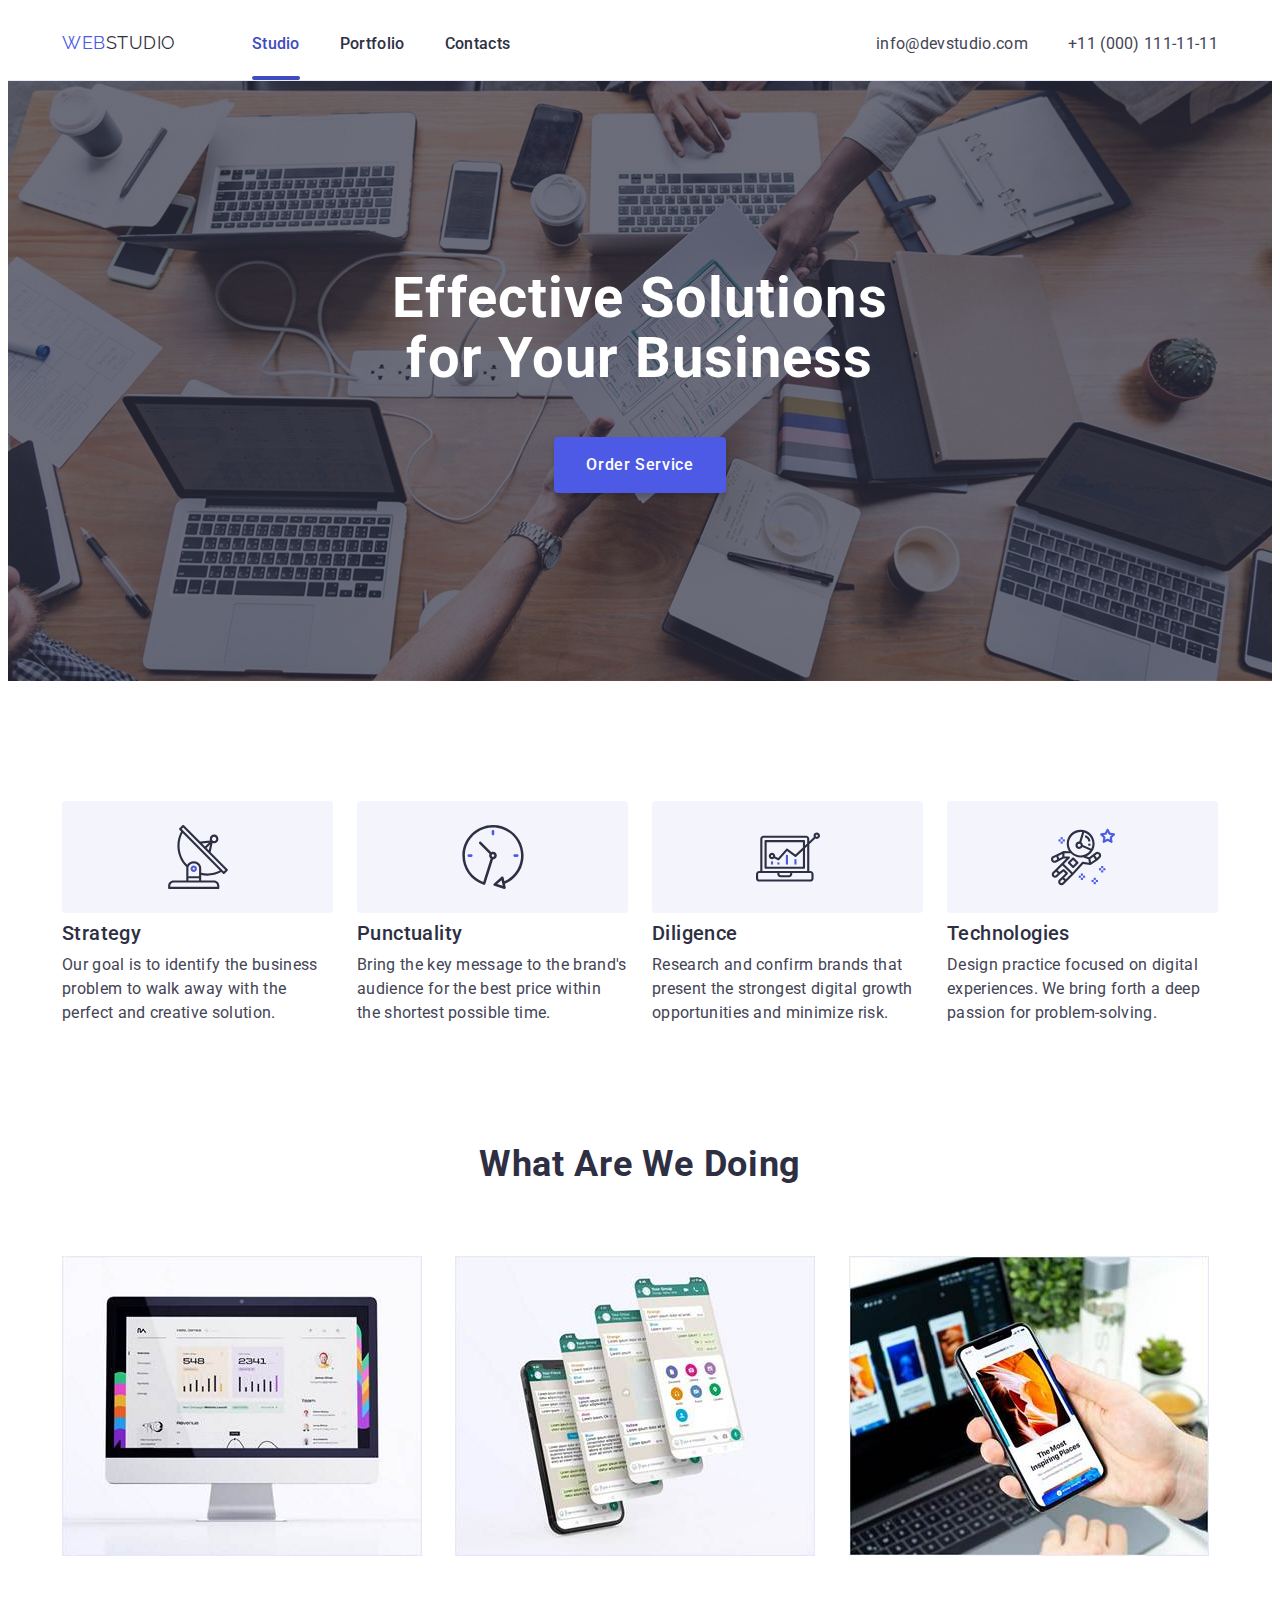
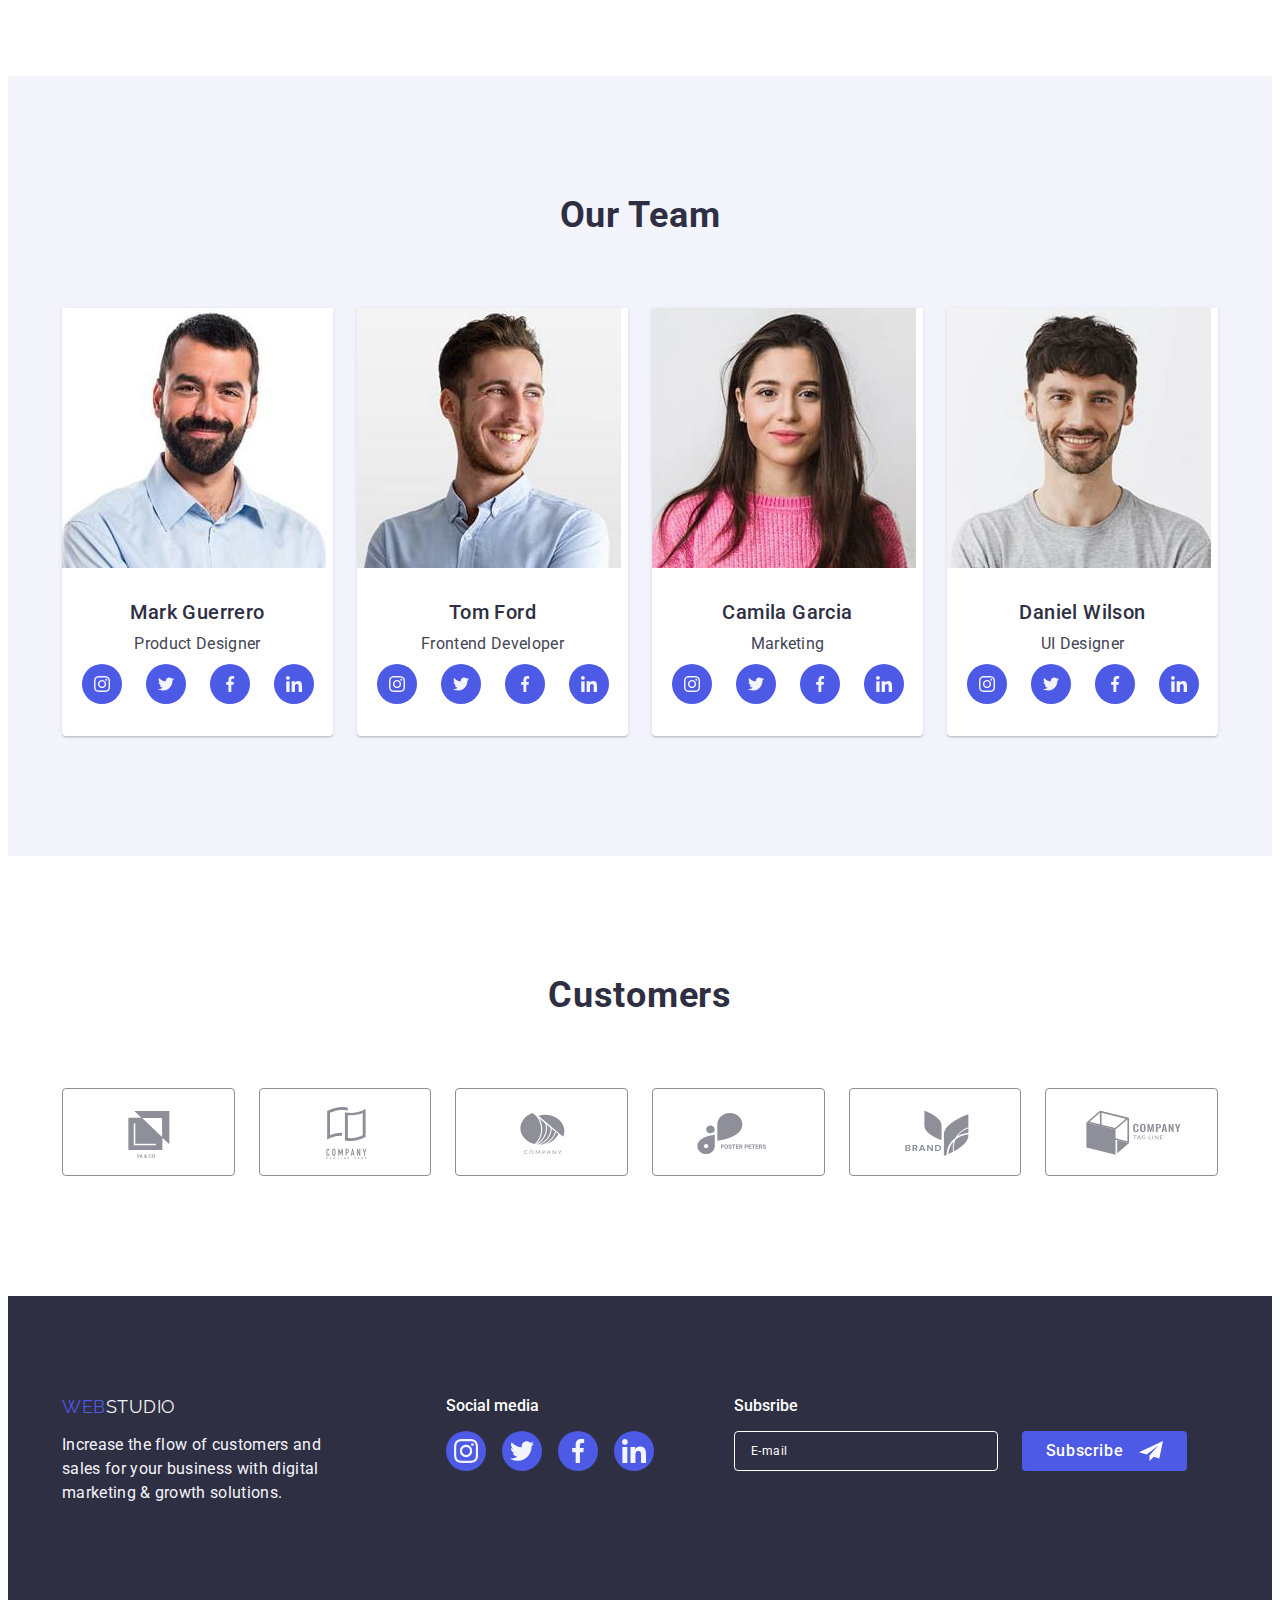
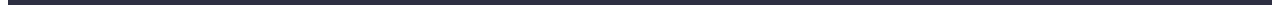
<file: index.html>
<!DOCTYPE html>

<html lang="en">
  <head>
    <meta charset="UTF-8" />
    <meta name="viewport" content="width=device-width, initial-scale=1.0" />
    <title>Web Studio</title>
    <link rel="preconnect" href="https://fonts.googleapis.com" />
    <link rel="preconnect" href="https://fonts.gstatic.com" crossorigin />
    <link
      href="https://fonts.googleapis.com/css2?family=Raleway:wght@800&family=Roboto:wght@400;500;700;900&display=swap"
      rel="stylesheet"
    />
    <link
      rel="stylesheet"
      href="https://cdnjs.cloudflare.com/ajax/libs/modern-normalize/2.0.0/modern-normalize.min.css"
      integrity="sha512-4xo8blKMVCiXpTaLzQSLSw3KFOVPWhm/TRtuPVc4WG6kUgjH6J03IBuG7JZPkcWMxJ5huwaBpOpnwYElP/m6wg=="
      crossorigin="anonymous"
      referrerpolicy="no-referrer"
    />
    <link rel="stylesheet" href="./css/styles.css" />
  </head>

  <body>
    <header>
      <div class="container" id="header-container">
        <nav>
          <a href="./index.html" class="logo header-logo"
            >WEB<span class="logo-accent-dark">STUDIO</span></a
          >

          <ul class="navigation-tabs">
            <li>
              <a href="./index.html" class="nav-link current">Studio</a>
            </li>
            <li>
              <a href="./portfolio.html" class="nav-link">Portfolio</a>
            </li>
            <li>
              <a href="#" class="nav-link">Contacts</a>
            </li>
          </ul>
        </nav>

        <address>
          <ul class="addresses-list">
            <li>
              <a href="mailto:info@devstudio.com" class="address-link"
                >info@devstudio.com</a
              >
            </li>
            <li>
              <a href="tel:+110001111111" class="address-link"
                >+11 (000) 111-11-11</a
              >
            </li>
          </ul>
        </address>

        <button class="menu-toggle js-open-menu" aria-expanded="false" aria-controls="mobile-menu">
          <svg class="menu-toggle-icon" width="32" height="22">
            <use href="./images/icons/icons-defs.svg#menu"></use>
          </svg>
        </button>
      </div>
    </header>

    <div class="menu-container js-menu-container" id="mobile-menu">
      <button class="menu-close-toggle js-close-menu">
        <svg class="modal-close-button-cross" width="8" height="8">
          <use href="./images/icons/icons-defs.svg#cross"></use>
        </svg>
      </button>

      <ul class="mobile-menu-navigation-tabs">
        <li>
          <a href="./index.html" class="mobile-menu-nav-link mobile-menu-current">Studio</a>
        </li>
        <li>
          <a href="./portfolio.html" class="mobile-menu-nav-link">Portfolio</a>
        </li>
        <li>
          <a href="#" class="mobile-menu-nav-link">Contacts</a>
        </li>
      </ul>

      <div>
        <ul class="mobile-menu-addresses-list">
          <li>
            <a href="tel:+110001111111" class="mobile-menu-tel-link"
            >+11 (000) 111-11-11</a
            >
          </li>
          <li>
            <a href="mailto:info@devstudio.com" class="mobile-menu-email-link"
            >info@devstudio.com</a
            >
          </li>
        </ul>

        <ul class="mobile-menu-social-media-list">
          <li>
            <a class="social-media-link" href="#" target="_blank">
              <svg class="social-media-icon">
                <use
                        href="./images/icons/icons-defs.svg#icon-instagram"
                ></use>
              </svg>
            </a>
          </li>
          <li>
            <a class="social-media-link" href="#" target="_blank">
              <svg class="social-media-icon">
                <use href="./images/icons/icons-defs.svg#icon-twitter"></use>
              </svg>
            </a>
          </li>
          <li>
            <a class="social-media-link" href="#" target="_blank">
              <svg class="social-media-icon">
                <use href="./images/icons/icons-defs.svg#icon-facebook"></use>
              </svg>
            </a>
          </li>
          <li>
            <a class="social-media-link" href="#" target="_blank">
              <svg class="social-media-icon">
                <use href="./images/icons/icons-defs.svg#icon-linkedin"></use>
              </svg>
            </a>
          </li>
        </ul>
      </div>
    </div>

    <main>
      <section class="order-section">
        <div class="container">
          <h1 class="slogan">Effective Solutions<br />for Your Business</h1>
          <button type="button" class="order-service-button" data-modal-open>
            Order Service
          </button>
        </div>
      </section>

      <section class="advantages-section">
        <div class="container">
          <h2 class="visually-hidden">Advantages</h2>

          <ul class="advantages-list">
            <li class="advantages-list-item">
              <div class="advantages-icon">
                <svg>
                  <use href="./images/icons/icons-defs.svg#icon-antenna"></use>
                </svg>
              </div>
              <h3 class="advantages-list-item-title">Strategy</h3>
              <p class="advantages-list-item-text">
                Our goal is to identify the business problem to walk away with
                the perfect and creative solution.
              </p>
            </li>
            <li class="advantages-list-item">
              <div class="advantages-icon">
                <svg>
                  <use href="./images/icons/icons-defs.svg#icon-clock"></use>
                </svg>
              </div>
              <h3 class="advantages-list-item-title">Punctuality</h3>
              <p class="advantages-list-item-text">
                Bring the key message to the brand's audience for the best price
                within the shortest possible time.
              </p>
            </li>
            <li class="advantages-list-item">
              <div class="advantages-icon">
                <svg>
                  <use href="./images/icons/icons-defs.svg#icon-diagram"></use>
                </svg>
              </div>
              <h3 class="advantages-list-item-title">Diligence</h3>
              <p class="advantages-list-item-text">
                Research and confirm brands that present the strongest digital
                growth opportunities and minimize risk.
              </p>
            </li>
            <li class="advantages-list-item">
              <div class="advantages-icon">
                <svg>
                  <use
                    href="./images/icons/icons-defs.svg#icon-astronaut"
                  ></use>
                </svg>
              </div>
              <h3 class="advantages-list-item-title">Technologies</h3>
              <p class="advantages-list-item-text">
                Design practice focused on digital experiences. We bring forth a
                deep passion for problem-solving.
              </p>
            </li>
          </ul>
        </div>
      </section>

      <section class="work-types-section">
        <div class="container">
          <h2 class="section-title">What Are We Doing</h2>

          <ul class="work-types-list">
            <li class="work-types-list-item">
              <img
                src="images/devices/i_mac_pro.jpg"
                srcset="images/devices/i_mac_pro.jpg 1x, images/devices/i_mac_pro@2x.jpg 2x"
                alt="iMac Pro"
                width="360"
              />
            </li>
            <li class="work-types-list-item">
              <img
                src="images/devices/i_phone.jpg"
                srcset="images/devices/i_phone.jpg 1x, images/devices/i_phone@2x.jpg 2x"
                alt="iPhone with multiple screens"
                width="360"
              />
            </li>
            <li class="work-types-list-item">
              <img
                src="images/devices/i_phone_over_mac_book.jpg"
                srcset="images/devices/i_phone_over_mac_book.jpg 1x, images/devices/i_phone_over_mac_book@2x.jpg 2x"
                alt="iPhone over a MacBook"
                width="360"
              />
            </li>
          </ul>
        </div>
      </section>

      <section class="team-section">
        <div class="container">
          <h2 class="section-title">Our Team</h2>

          <ul class="team-list">
            <li class="team-list-item">
              <img
                src="images/portraits/mark_guerrero.jpg"
                srcset="images/portraits/mark_guerrero.jpg 1x, images/portraits/mark_guerrero@2x.jpg 2x"
                alt="Portrait of Mark Guerrero"
                width="264"
              />
              <h3 class="team-member-name">Mark Guerrero</h3>
              <p class="team-member-role">Product Designer</p>
              <ul class="team-member-contacts">
                <li>
                  <a class="team-member-contact-link" href="#" target="_blank">
                    <svg class="team-member-contact-icon">
                      <use
                        href="./images/icons/icons-defs.svg#icon-instagram"
                      ></use>
                    </svg>
                  </a>
                </li>
                <li>
                  <a class="team-member-contact-link" href="#" target="_blank">
                    <svg class="team-member-contact-icon">
                      <use
                        href="./images/icons/icons-defs.svg#icon-twitter"
                      ></use>
                    </svg>
                  </a>
                </li>
                <li>
                  <a class="team-member-contact-link" href="#" target="_blank">
                    <svg class="team-member-contact-icon">
                      <use
                        href="./images/icons/icons-defs.svg#icon-facebook"
                      ></use>
                    </svg>
                  </a>
                </li>
                <li>
                  <a class="team-member-contact-link" href="#" target="_blank">
                    <svg class="team-member-contact-icon">
                      <use
                        href="./images/icons/icons-defs.svg#icon-linkedin"
                      ></use>
                    </svg>
                  </a>
                </li>
              </ul>
            </li>
            <li class="team-list-item">
              <img
                src="images/portraits/tom_ford.jpg"
                srcset="images/portraits/tom_ford.jpg 1x, images/portraits/tom_ford@2x.jpg 2x"
                alt="Portrait of Tom Ford"
                width="264"
              />
              <h3 class="team-member-name">Tom Ford</h3>
              <p class="team-member-role">Frontend Developer</p>
              <ul class="team-member-contacts">
                <li>
                  <a class="team-member-contact-link" href="#" target="_blank">
                    <svg class="team-member-contact-icon">
                      <use
                        href="./images/icons/icons-defs.svg#icon-instagram"
                      ></use>
                    </svg>
                  </a>
                </li>
                <li>
                  <a class="team-member-contact-link" href="#" target="_blank">
                    <svg class="team-member-contact-icon">
                      <use
                        href="./images/icons/icons-defs.svg#icon-twitter"
                      ></use>
                    </svg>
                  </a>
                </li>
                <li>
                  <a class="team-member-contact-link" href="#" target="_blank">
                    <svg class="team-member-contact-icon">
                      <use
                        href="./images/icons/icons-defs.svg#icon-facebook"
                      ></use>
                    </svg>
                  </a>
                </li>
                <li>
                  <a class="team-member-contact-link" href="#" target="_blank">
                    <svg class="team-member-contact-icon">
                      <use
                        href="./images/icons/icons-defs.svg#icon-linkedin"
                      ></use>
                    </svg>
                  </a>
                </li>
              </ul>
            </li>
            <li class="team-list-item">
              <img
                src="images/portraits/camila_garcia.jpg"
                srcset="images/portraits/camila_garcia.jpg 1x, images/portraits/camila_garcia@2x.jpg 2x"
                alt="Portrait of Camila Garcia"
                width="264"
              />
              <h3 class="team-member-name">Camila Garcia</h3>
              <p class="team-member-role">Marketing</p>
              <ul class="team-member-contacts">
                <li>
                  <a class="team-member-contact-link" href="#" target="_blank">
                    <svg class="team-member-contact-icon">
                      <use
                        href="./images/icons/icons-defs.svg#icon-instagram"
                      ></use>
                    </svg>
                  </a>
                </li>
                <li>
                  <a class="team-member-contact-link" href="#" target="_blank">
                    <svg class="team-member-contact-icon">
                      <use
                        href="./images/icons/icons-defs.svg#icon-twitter"
                      ></use>
                    </svg>
                  </a>
                </li>
                <li>
                  <a class="team-member-contact-link" href="#" target="_blank">
                    <svg class="team-member-contact-icon">
                      <use
                        href="./images/icons/icons-defs.svg#icon-facebook"
                      ></use>
                    </svg>
                  </a>
                </li>
                <li>
                  <a class="team-member-contact-link" href="#" target="_blank">
                    <svg class="team-member-contact-icon">
                      <use
                        href="./images/icons/icons-defs.svg#icon-linkedin"
                      ></use>
                    </svg>
                  </a>
                </li>
              </ul>
            </li>
            <li class="team-list-item">
              <img
                src="images/portraits/daniel_wilson.jpg"
                srcset="images/portraits/daniel_wilson.jpg 1x, images/portraits/daniel_wilson@2x.jpg 2x"
                alt="Portrait of Daniel Wilson"
                width="264"
              />
              <h3 class="team-member-name">Daniel Wilson</h3>
              <p class="team-member-role">UI Designer</p>
              <ul class="team-member-contacts">
                <li>
                  <a class="team-member-contact-link" href="#" target="_blank">
                    <svg class="team-member-contact-icon">
                      <use
                        href="./images/icons/icons-defs.svg#icon-instagram"
                      ></use>
                    </svg>
                  </a>
                </li>
                <li>
                  <a class="team-member-contact-link" href="#" target="_blank">
                    <svg class="team-member-contact-icon">
                      <use
                        href="./images/icons/icons-defs.svg#icon-twitter"
                      ></use>
                    </svg>
                  </a>
                </li>
                <li>
                  <a class="team-member-contact-link" href="#" target="_blank">
                    <svg class="team-member-contact-icon">
                      <use
                        href="./images/icons/icons-defs.svg#icon-facebook"
                      ></use>
                    </svg>
                  </a>
                </li>
                <li>
                  <a class="team-member-contact-link" href="#" target="_blank">
                    <svg class="team-member-contact-icon">
                      <use
                        href="./images/icons/icons-defs.svg#icon-linkedin"
                      ></use>
                    </svg>
                  </a>
                </li>
              </ul>
            </li>
          </ul>
        </div>
      </section>

      <section class="customers-section">
        <div class="container">
          <h2 class="section-title">Customers</h2>
          <ul class="customers-list">
            <li class="customer-list-item">
              <a href="#" target="_blank">
                <svg class="customer-icon" width="104" height="56">
                  <use
                    href="./images/icons/icons-defs.svg#icon-company-ya-n-co"
                  ></use>
                </svg>
              </a>
            </li>
            <li class="customer-list-item">
              <a href="#" target="_blank">
                <svg class="customer-icon" width="104" height="56">
                  <use
                    href="./images/icons/icons-defs.svg#icon-company-book"
                  ></use>
                </svg>
              </a>
            </li>
            <li class="customer-list-item">
              <a href="#" target="_blank">
                <svg class="customer-icon" width="104" height="56">
                  <use
                    href="./images/icons/icons-defs.svg#icon-company-egg"
                  ></use>
                </svg>
              </a>
            </li>
            <li class="customer-list-item">
              <a href="#" target="_blank">
                <svg class="customer-icon" width="104" height="56">
                  <use
                    href="./images/icons/icons-defs.svg#icon-company-foster-peters"
                  ></use>
                </svg>
              </a>
            </li>
            <li class="customer-list-item">
              <a href="#" target="_blank">
                <svg class="customer-icon" width="104" height="56">
                  <use
                    href="./images/icons/icons-defs.svg#icon-company-brand"
                  ></use>
                </svg>
              </a>
            </li>
            <li class="customer-list-item">
              <a href="#" target="_blank">
                <svg class="customer-icon" width="104" height="56">
                  <use
                    href="./images/icons/icons-defs.svg#icon-company-cube"
                  ></use>
                </svg>
              </a>
            </li>
          </ul>
        </div>
      </section>
    </main>

    <footer>
      <div class="container">
        <div>
          <a href="./index.html" class="logo footer-logo"
            >WEB<span class="logo-accent-light">STUDIO</span></a
          >

          <p class="footer-text">
            Increase the flow of customers and sales for your business with
            digital marketing & growth solutions.
          </p>
        </div>

        <div class="social-media-container">
          <p>Social media</p>
          <ul class="social-media-list">
            <li>
              <a class="social-media-link" href="#" target="_blank">
                <svg class="social-media-icon">
                  <use
                    href="./images/icons/icons-defs.svg#icon-instagram"
                  ></use>
                </svg>
              </a>
            </li>
            <li>
              <a class="social-media-link" href="#" target="_blank">
                <svg class="social-media-icon">
                  <use href="./images/icons/icons-defs.svg#icon-twitter"></use>
                </svg>
              </a>
            </li>
            <li>
              <a class="social-media-link" href="#" target="_blank">
                <svg class="social-media-icon">
                  <use href="./images/icons/icons-defs.svg#icon-facebook"></use>
                </svg>
              </a>
            </li>
            <li>
              <a class="social-media-link" href="#" target="_blank">
                <svg class="social-media-icon">
                  <use href="./images/icons/icons-defs.svg#icon-linkedin"></use>
                </svg>
              </a>
            </li>
          </ul>
        </div>

        <div class="subscribe-form-container">
          <p class="subscribe-form-name">Subsribe</p>
          <form action="#" name="subscribe_form" autocomplete="off">
            <input
              type="email"
              name="email"
              placeholder="E-mail"
              class="subscribe-form-email-input"
            />
            <button type="submit" class="subscription-submit-button">
              Subscribe
              <svg
                class="subscription-submit-button-icon"
                width="24"
                height="20"
              >
                <use href="./images/icons/icons-defs.svg#send"></use>
              </svg>
            </button>
          </form>
        </div>
      </div>
    </footer>

    <div class="backdrop is-hidden" data-modal>
      <div class="modal">
        <p class="leave-contacts-form-title">
          Leave your contacts and we will call you back
        </p>
        <form class="leave-contacts-form" name="leave_contacts_form">
          <label class="leave-contacts-form-text-input-label" for="name-input"
            >Name</label
          >
          <div class="leave-contacts-form-input-wrapper">
            <input
              type="text"
              name="name"
              class="leave-contacts-form-input"
              id="name-input"
            />
            <svg class="leave-contacts-form-input-icon" width="18" height="18">
              <use href="./images/icons/icons-defs.svg#person"></use>
            </svg>
          </div>

          <label class="leave-contacts-form-text-input-label" for="phone-input"
            >Phone</label
          >
          <div class="leave-contacts-form-input-wrapper">
            <input
              type="tel"
              name="phone"
              class="leave-contacts-form-input"
              id="phone-input"
            />
            <svg class="leave-contacts-form-input-icon" width="18" height="24">
              <use href="./images/icons/icons-defs.svg#phone"></use>
            </svg>
          </div>

          <label class="leave-contacts-form-text-input-label" for="email-input"
            >Email</label
          >
          <div class="leave-contacts-form-input-wrapper">
            <input
              type="email"
              name="email"
              class="leave-contacts-form-input"
              id="email-input"
            />
            <svg class="leave-contacts-form-input-icon" width="18" height="24">
              <use href="./images/icons/icons-defs.svg#email"></use>
            </svg>
          </div>

          <label
            class="leave-contacts-form-text-input-label"
            for="comment-input"
            >Comment</label
          >
          <span class="leave-contacts-form-input-name"></span>
          <textarea
            name="comment"
            placeholder="Text input"
            class="leave-contacts-form-textarea"
            id="comment-input"
          ></textarea>

          <div class="leave-contacts-form-checkbox-input-wrapper">
            <div class="leave-contacts-form-checkbox-wrapper">
              <input
                type="checkbox"
                name="accepted"
                value="true"
                class="leave-contacts-form-checkbox"
                id="policy-accepted-checkbox"
              />
              <svg
                class="leave-contacts-form-checkbox-icon"
                width="10"
                height="8"
              >
                <use href="./images/icons/icons-defs.svg#checkmark"></use>
              </svg>
            </div>
            <label
              class="leave-contacts-form-checkbox-label"
              for="policy-accepted-checkbox"
              >I accept the terms and conditions of the
              <a href="#" class="leave-contacts-form-link"
                >Privacy Policy</a
              ></label
            >
          </div>
          <button type="submit" class="leave-contacts-form-submit-button">
            Send
          </button>
        </form>

        <button class="modal-close-button" data-modal-close>
          <svg class="modal-close-button-cross" width="8" height="8">
            <use href="./images/icons/icons-defs.svg#cross"></use>
          </svg>
        </button>
      </div>
    </div>

    <script src="./js/modal.js"></script>
    <script src="./js/mobile-menu.js"></script>
  </body>
</html>
</file>
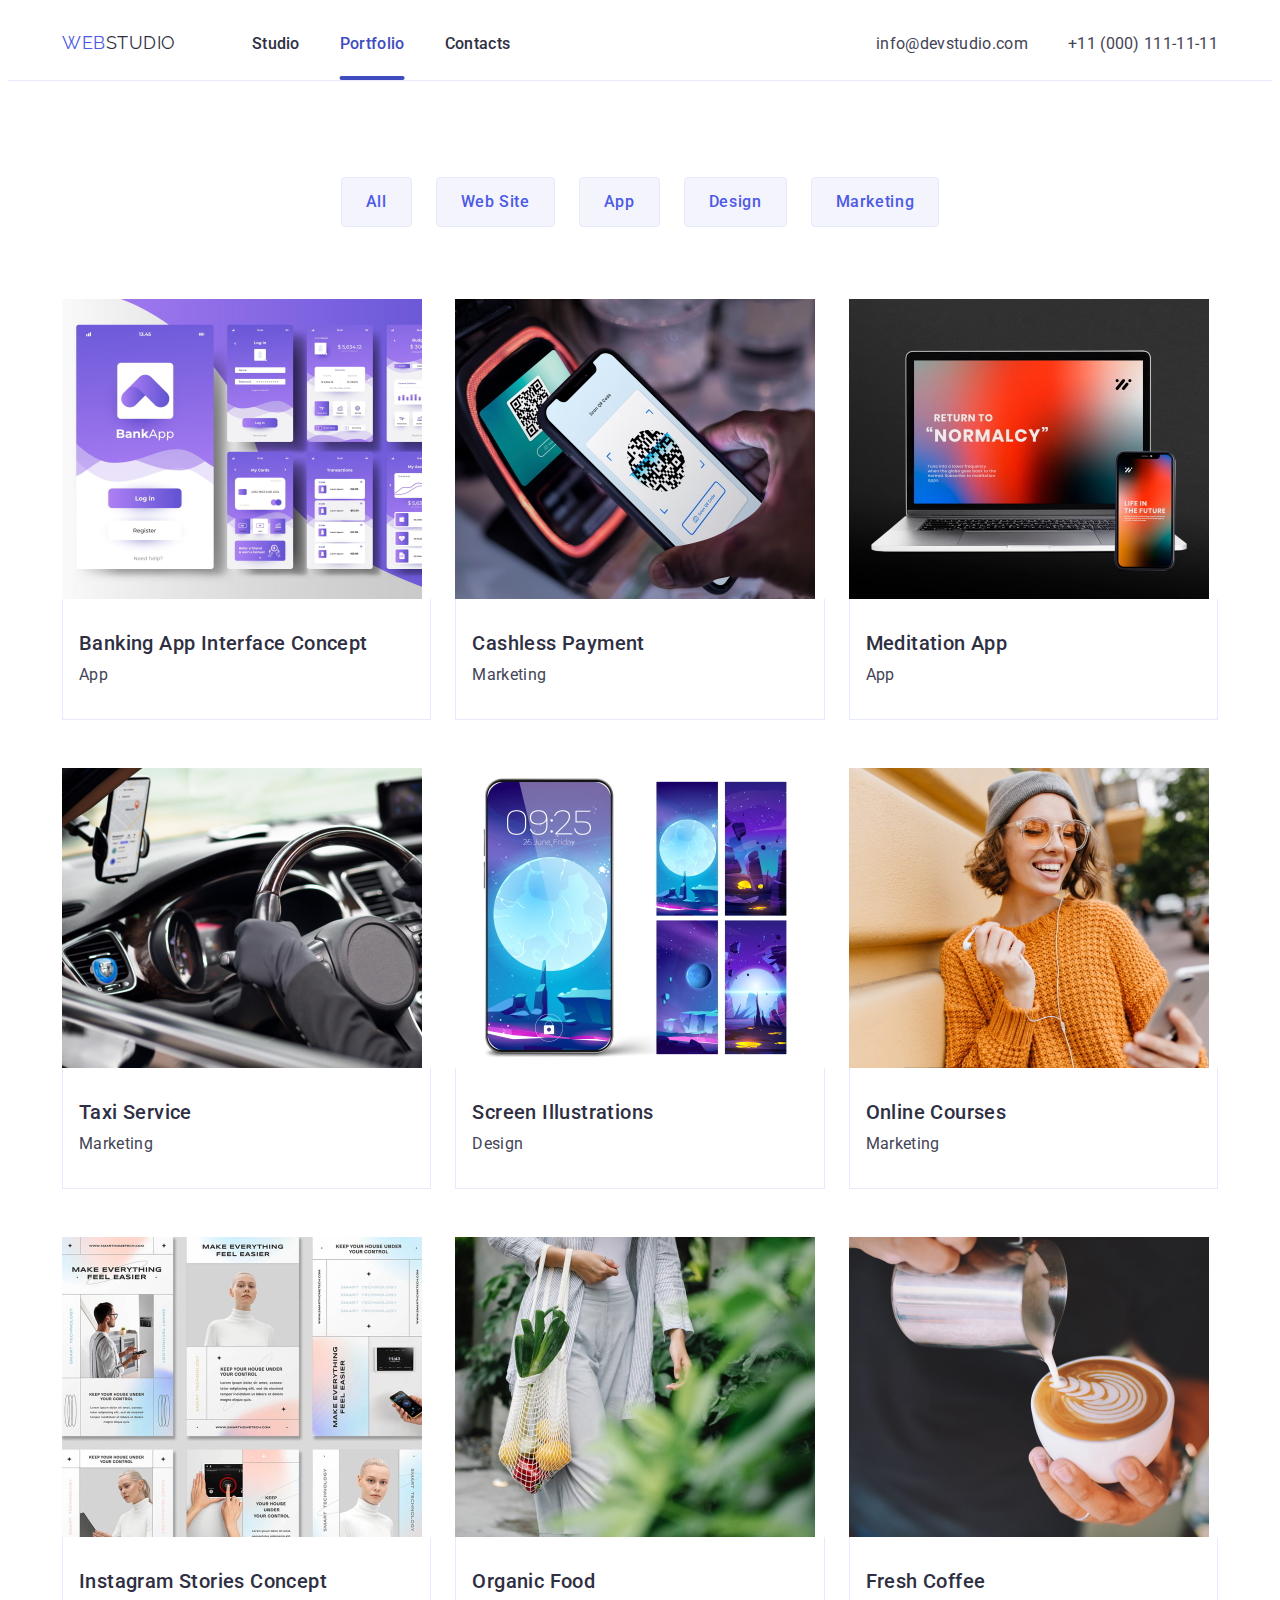
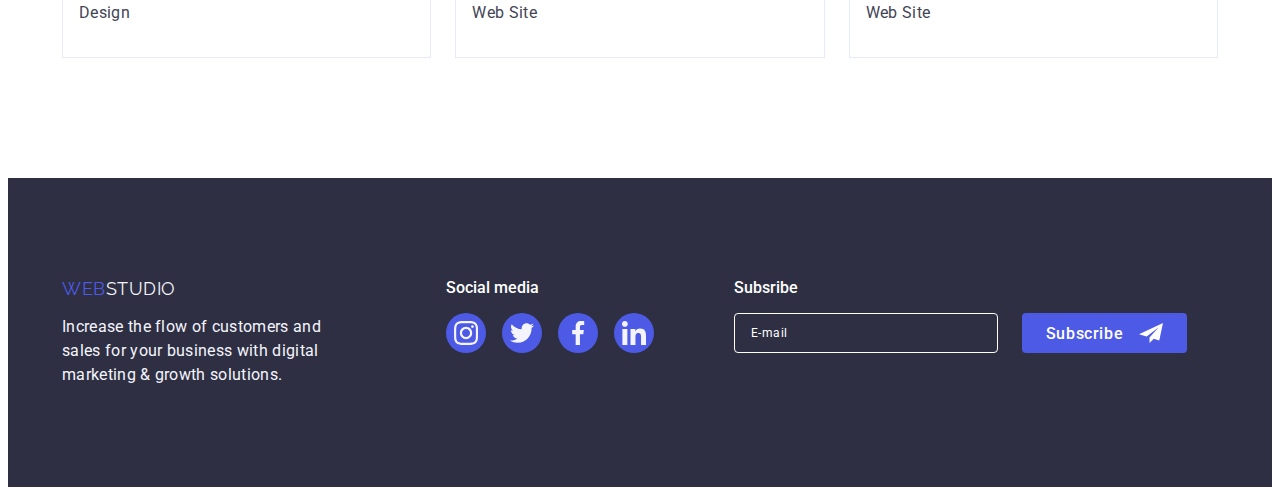
<file: portfolio.html>
<!DOCTYPE html>

<html lang="en">
  <head>
    <meta charset="UTF-8" />
    <meta name="viewport" content="width=device-width, initial-scale=1.0" />
    <title>Web Studio</title>
    <link rel="preconnect" href="https://fonts.googleapis.com" />
    <link rel="preconnect" href="https://fonts.gstatic.com" crossorigin />
    <link
      href="https://fonts.googleapis.com/css2?family=Raleway:wght@800&family=Roboto:wght@400;500;700;900&display=swap"
      rel="stylesheet"
    />
    <link
      rel="stylesheet"
      href="https://cdnjs.cloudflare.com/ajax/libs/modern-normalize/2.0.0/modern-normalize.min.css"
      integrity="sha512-4xo8blKMVCiXpTaLzQSLSw3KFOVPWhm/TRtuPVc4WG6kUgjH6J03IBuG7JZPkcWMxJ5huwaBpOpnwYElP/m6wg=="
      crossorigin="anonymous"
      referrerpolicy="no-referrer"
    />
    <link rel="stylesheet" href="./css/styles.css" />
  </head>

  <body>
    <header>
      <div class="container" id="header-container">
        <nav>
          <a href="./index.html" class="logo header-logo"
            >WEB<span class="logo-accent-dark">STUDIO</span></a
          >

          <ul class="navigation-tabs">
            <li>
              <a href="./index.html" class="nav-link">Studio</a>
            </li>
            <li>
              <a href="./portfolio.html" class="nav-link current">Portfolio</a>
            </li>
            <li>
              <a href="#" class="nav-link">Contacts</a>
            </li>
          </ul>
        </nav>

        <address>
          <ul class="addresses-list">
            <li>
              <a href="mailto:info@devstudio.com" class="address-link"
                >info@devstudio.com</a
              >
            </li>
            <li>
              <a href="tel:+110001111111" class="address-link"
                >+11 (000) 111-11-11</a
              >
            </li>
          </ul>
        </address>
      </div>
    </header>

    <main>
      <section class="portfolio-section">
        <div class="container">
          <h1 class="visually-hidden">Portfolio</h1>

          <ul class="filter-buttons-list">
            <li>
              <button type="button" class="filter-button">All</button>
            </li>
            <li>
              <button type="button" class="filter-button">Web Site</button>
            </li>
            <li>
              <button type="button" class="filter-button">App</button>
            </li>
            <li>
              <button type="button" class="filter-button">Design</button>
            </li>
            <li>
              <button type="button" class="filter-button">Marketing</button>
            </li>
          </ul>

          <ul class="projects-list">
            <li class="project-list-item">
              <a href="#">
                <div class="project-image-wrapper">
                  <img
                    src="images/apps/banking_app_interface_concept.jpg"
                    alt="Banking App Interface Concept"
                    width="360"
                  />
                  <div class="project-image-overlay">
                    <p class="project-image-overlay-text">
                      Lorem ipsum dolor sit amet, consectetur adipisicing elit.
                      Deleniti deserunt eligendi fuga harum inventore iusto,
                      nihil odio odit pariatur quas quia repellat soluta unde.
                      Adipisci ducimus fugiat laudantium maxime reiciendis?
                    </p>
                  </div>
                </div>
                <div class="project-list-info">
                  <h2 class="project-name">Banking App Interface Concept</h2>
                  <p class="project-type">App</p>
                </div>
              </a>
            </li>
            <li class="project-list-item">
              <a href="#">
                <div class="project-image-wrapper">
                  <img
                    src="images/apps/cashless_payment.jpg"
                    alt="Cashless Payment Process"
                    width="360"
                  />
                  <div class="project-image-overlay">
                    <p class="project-image-overlay-text">
                      Lorem ipsum dolor sit amet, consectetur adipisicing elit.
                      Deleniti deserunt eligendi fuga harum inventore iusto,
                      nihil odio odit pariatur quas quia repellat soluta unde.
                      Adipisci ducimus fugiat laudantium maxime reiciendis?
                    </p>
                  </div>
                </div>
                <div class="project-list-info">
                  <h2 class="project-name">Cashless Payment</h2>
                  <p class="project-type">Marketing</p>
                </div>
              </a>
            </li>
            <li class="project-list-item">
              <a href="#">
                <div class="project-image-wrapper">
                  <img
                    src="images/apps/meditation_app.jpg"
                    alt="Laptop and Phone with the Meditation App installed"
                    width="360"
                  />
                  <div class="project-image-overlay">
                    <p class="project-image-overlay-text">
                      Lorem ipsum dolor sit amet, consectetur adipisicing elit.
                      Deleniti deserunt eligendi fuga harum inventore iusto,
                      nihil odio odit pariatur quas quia repellat soluta unde.
                      Adipisci ducimus fugiat laudantium maxime reiciendis?
                    </p>
                  </div>
                </div>
                <div class="project-list-info">
                  <h2 class="project-name">Meditation App</h2>
                  <p class="project-type">App</p>
                </div>
              </a>
            </li>
            <li class="project-list-item">
              <a href="#">
                <div class="project-image-wrapper">
                  <img
                    src="images/apps/taxi_service.jpg"
                    alt="Taxi Saloon with the Phone with the Driver App"
                    width="360"
                  />
                  <div class="project-image-overlay">
                    <p class="project-image-overlay-text">
                      Lorem ipsum dolor sit amet, consectetur adipisicing elit.
                      Deleniti deserunt eligendi fuga harum inventore iusto,
                      nihil odio odit pariatur quas quia repellat soluta unde.
                      Adipisci ducimus fugiat laudantium maxime reiciendis?
                    </p>
                  </div>
                </div>
                <div class="project-list-info">
                  <h2 class="project-name">Taxi Service</h2>
                  <p class="project-type">Marketing</p>
                </div>
              </a>
            </li>
            <li class="project-list-item">
              <a href="#">
                <div class="project-image-wrapper">
                  <img
                    src="images/apps/screen_illustrations.jpg"
                    alt="Phone Space Wallpapers"
                    width="360"
                  />
                  <div class="project-image-overlay">
                    <p class="project-image-overlay-text">
                      Lorem ipsum dolor sit amet, consectetur adipisicing elit.
                      Deleniti deserunt eligendi fuga harum inventore iusto,
                      nihil odio odit pariatur quas quia repellat soluta unde.
                      Adipisci ducimus fugiat laudantium maxime reiciendis?
                    </p>
                  </div>
                </div>
                <div class="project-list-info">
                  <h2 class="project-name">Screen Illustrations</h2>
                  <p class="project-type">Design</p>
                </div>
              </a>
            </li>
            <li class="project-list-item">
              <a href="#">
                <div class="project-image-wrapper">
                  <img
                    src="images/apps/online_courses.jpg"
                    alt="Girl watching Online Courses using Phone on Street"
                    width="360"
                  />
                  <div class="project-image-overlay">
                    <p class="project-image-overlay-text">
                      Lorem ipsum dolor sit amet, consectetur adipisicing elit.
                      Deleniti deserunt eligendi fuga harum inventore iusto,
                      nihil odio odit pariatur quas quia repellat soluta unde.
                      Adipisci ducimus fugiat laudantium maxime reiciendis?
                    </p>
                  </div>
                </div>
                <div class="project-list-info">
                  <h2 class="project-name">Online Courses</h2>
                  <p class="project-type">Marketing</p>
                </div>
              </a>
            </li>
            <li class="project-list-item">
              <a href="#">
                <div class="project-image-wrapper">
                  <img
                    src="images/apps/instgram_stories_concept.jpg"
                    alt="Instagram Collages with the Pictures and Text"
                    width="360"
                  />
                  <div class="project-image-overlay">
                    <p class="project-image-overlay-text">
                      Lorem ipsum dolor sit amet, consectetur adipisicing elit.
                      Deleniti deserunt eligendi fuga harum inventore iusto,
                      nihil odio odit pariatur quas quia repellat soluta unde.
                      Adipisci ducimus fugiat laudantium maxime reiciendis?
                    </p>
                  </div>
                </div>
                <div class="project-list-info">
                  <h2 class="project-name">Instagram Stories Concept</h2>
                  <p class="project-type">Design</p>
                </div>
              </a>
            </li>
            <li class="project-list-item">
              <a href="#">
                <div class="project-image-wrapper">
                  <img
                    src="images/apps/organic_food.jpg"
                    alt="Woman caring vegetables in a bag"
                    width="360"
                  />
                  <div class="project-image-overlay">
                    <p class="project-image-overlay-text">
                      Lorem ipsum dolor sit amet, consectetur adipisicing elit.
                      Deleniti deserunt eligendi fuga harum inventore iusto,
                      nihil odio odit pariatur quas quia repellat soluta unde.
                      Adipisci ducimus fugiat laudantium maxime reiciendis?
                    </p>
                  </div>
                </div>
                <div class="project-list-info">
                  <h2 class="project-name">Organic Food</h2>
                  <p class="project-type">Web Site</p>
                </div>
              </a>
            </li>
            <li class="project-list-item">
              <a href="#">
                <div class="project-image-wrapper">
                  <img
                    src="images/apps/fresh_coffee.jpg"
                    alt="Late making process"
                    width="360"
                  />
                  <div class="project-image-overlay">
                    <p class="project-image-overlay-text">
                      Lorem ipsum dolor sit amet, consectetur adipisicing elit.
                      Deleniti deserunt eligendi fuga harum inventore iusto,
                      nihil odio odit pariatur quas quia repellat soluta unde.
                      Adipisci ducimus fugiat laudantium maxime reiciendis?
                    </p>
                  </div>
                </div>
                <div class="project-list-info">
                  <h2 class="project-name">Fresh Coffee</h2>
                  <p class="project-type">Web Site</p>
                </div>
              </a>
            </li>
          </ul>
        </div>
      </section>
    </main>

    <footer>
      <div class="container">
        <div>
          <a href="./index.html" class="logo footer-logo"
            >WEB<span class="logo-accent-light">STUDIO</span></a
          >

          <p class="footer-text">
            Increase the flow of customers and sales for your business with
            digital marketing & growth solutions.
          </p>
        </div>

        <div class="social-media-container">
          <p>Social media</p>
          <ul class="social-media-list">
            <li>
              <a class="social-media-link" href="#" target="_blank">
                <svg class="social-media-icon">
                  <use
                    href="./images/icons/icons-defs.svg#icon-instagram"
                  ></use>
                </svg>
              </a>
            </li>
            <li>
              <a class="social-media-link" href="#" target="_blank">
                <svg class="social-media-icon">
                  <use href="./images/icons/icons-defs.svg#icon-twitter"></use>
                </svg>
              </a>
            </li>
            <li>
              <a class="social-media-link" href="#" target="_blank">
                <svg class="social-media-icon">
                  <use href="./images/icons/icons-defs.svg#icon-facebook"></use>
                </svg>
              </a>
            </li>
            <li>
              <a class="social-media-link" href="#" target="_blank">
                <svg class="social-media-icon">
                  <use href="./images/icons/icons-defs.svg#icon-linkedin"></use>
                </svg>
              </a>
            </li>
          </ul>
        </div>

        <div class="subscribe-form-container">
          <p class="subscribe-form-name">Subsribe</p>
          <form action="#" name="subscribe_form" autocomplete="off">
            <input
              type="email"
              name="email"
              placeholder="E-mail"
              class="subscribe-form-email-input"
            />
            <button type="submit" class="subscription-submit-button">
              Subscribe
              <svg
                class="subscription-submit-button-icon"
                width="24"
                height="20"
              >
                <use href="./images/icons/icons-defs.svg#send"></use>
              </svg>
            </button>
          </form>
        </div>
      </div>
    </footer>
  </body>
</html>
</file>
<file: css/styles.css>
:root {
  --navy-blue: #2e2f42;
  --navy-blue-rgb: 46, 47, 66;
  --iris: #4d5ae5;
  --cloud: #f4f4fd;
  --cornflower: #e7e9fc;
  --ocean: #404bbf;
  --white-background: #ffffff;
  --white-text: #ffffff;
  --white-common: #ffffff;
  --slate: #434455;
  --green: #31d0aa;
  --light-slate: #8e8f99;
  --dairy: #fcfcfc;
}

body {
  background-color: var(--white-background);
  font-family: 'Roboto', sans-serif;
  font-size: 16px;
  color: var(--navy-blue);
}

a {
  text-decoration: none;
  color: inherit;
  line-height: 1.5;
  letter-spacing: 0.02em;
}

h1,
h2,
h3,
h4,
h5,
h6,
p {
  margin-top: 0;
  margin-bottom: 0;
}

ul,
ol {
  margin-top: 0;
  margin-bottom: 0;
  padding-left: 0;
}

ul {
  list-style-type: none;
}

img {
  display: block;
}

*:focus {
  outline: none;
}

header {
  box-sizing: border-box;
  border-bottom: 1px solid var(--cornflower);
}

.hide {
  display: none;
}

.container {
  min-width: 320px;
  max-width: 428px;
  margin: 0 auto;
  padding: 0 16px;
}

@media screen and (min-width: 768px) {
  .container {
    max-width: 768px;
  }

  .customers-section > .container {
    padding: 0 108px;
  }

  footer > .container {
    padding: 0 108px;
  }
}

@media screen and (min-width: 1158px) {
  .container {
    max-width: 1156px;
  }

  .customers-section > .container {
    padding: 0 16px;
  }

  footer > .container {
    padding: 0 16px;
  }
}

#header-container {
  display: flex;
  justify-content: space-between;
  gap: 76px;
}

#header-container > nav {
  display: flex;
  gap: 76px;
}

.navigation-tabs {
  display: none;
}

@media screen and (min-width: 768px) {
  .navigation-tabs {
    display: flex;
    gap: 40px;
  }
}

.logo {
  font-family: 'Raleway', sans-serif;
  font-size: 18px;
  line-height: 1.17;
  letter-spacing: 0.03em;
  color: var(--iris);
  display: block;
}

.header-logo {
  padding-top: 24px;
  padding-bottom: 24px;
}

.logo-accent-dark {
  color: var(--navy-blue);
}

.nav-link {
  font-weight: 500;
  line-height: 1.5;
  letter-spacing: 0.02em;
  display: inline-block;
  padding-top: 24px;
  padding-bottom: 24px;
  position: relative;

  transition-property: color;
  transition-duration: 250ms;
  transition-timing-function: cubic-bezier(0.4, 0, 0.2, 1);
}

.nav-link:hover,
.nav-link:focus {
  color: var(--ocean);
}

.current {
  color: var(--ocean);
}

.current::after {
  content: '';
  position: absolute;
  bottom: 0;
  left: 50%;
  transform: translateX(-50%);
  width: 100%;
  height: 4px;
  border-radius: 2px;
  background-color: var(--ocean);
  display: block;
}

address {
  display: flex;
}

.addresses-list {
  display: flex;
  justify-content: right;
}

.addresses-list {
  display: none;
}

.address-link {
  font-style: normal;
  font-size: 12px;
  line-height: 1.17;
  letter-spacing: 0.04em;
  color: var(--slate);
  display: block;

  transition-property: color;
  transition-duration: 250ms;
  transition-timing-function: cubic-bezier(0.4, 0, 0.2, 1);
}

@media screen and (min-width: 768px) {
  .addresses-list {
    display: flex;
    flex-wrap: wrap;
    gap: 40px;
    row-gap: 12px;
    align-content: center;
  }
}

@media screen and (min-width: 1158px) {
  .address-link {
    font-style: normal;
    font-size: 16px;
    line-height: 1.5;
    letter-spacing: 0.02em;
    color: var(--slate);
    display: block;
    padding-top: 24px;
    padding-bottom: 24px;

    transition-property: color;
    transition-duration: 250ms;
    transition-timing-function: cubic-bezier(0.4, 0, 0.2, 1);
  }
}

.address-link:hover,
.address-link:focus {
  color: var(--ocean);
}

.menu-toggle {
  all: unset;
  width: 32px;
  height: 22px;
  margin: auto 0;
}

.menu-toggle-icon {
  stroke: var(--navy-blue);
  stroke-width: 3px;
}

@media screen and (min-width: 768px) {
  .menu-toggle {
    display: none;
  }
}

.menu-container {
  position: fixed;
  top: 0;
  left: 0;
  width: 100vw;
  min-width: 320px;
  height: 100vh;
  padding: 80px 40px 40px;
  background-color: var(--white-background);

  display: flex;
  flex-direction: column;
  justify-content: space-between;

  z-index: 999;

  transform: translateX(100%);
  transition: transform 250ms ease-in-out;
}

.menu-container.is-open {
  transform: translateX(0);
}

.mobile-menu {
  padding: 0;
  margin: 0;
  list-style: none;
}

.mobile-menu-navigation-tabs > li {
  margin-bottom: 40px;
}

.mobile-menu-navigation-tabs > li:last-of-type {
  margin-bottom: 0;
}

.mobile-menu-nav-link {
  font-size: 36px;
  line-height: 1.11;
  letter-spacing: 0.02em;
  font-weight: 700;
  color: var(--navy-blue);
}

.mobile-menu-nav-link:last-of-type {
  margin-bottom: 0;
}

.mobile-menu-current {
  color: var(--ocean);
}

.mobile-menu-addresses-list{
  margin-bottom: 48px;
}

.mobile-menu-tel-link {
  display: block;
  font-size: 36px;
  line-height: 1.11;
  letter-spacing: 0.02em;

  font-weight: 500;
  color: var(--iris);
  margin-bottom: 40px;
}

@media screen and (max-width: 432px)  {
  .mobile-menu-tel-link {
    font-size: 20px;
    line-height: 1.2;
    letter-spacing: 0.02em;
    font-weight: 700;
  }
}

.mobile-menu-email-link {
  font-size: 20px;
  line-height: 1.2;
  letter-spacing: 0.02em;
  font-weight: 500;
}

.mobile-menu-social-media-list {
  display: flex;
  justify-content: space-between;
  max-width: 328px;
}

.menu-close-toggle {
  position: absolute;
  top: 24px;
  right: 24px;
  border-radius: 50%;
  background-color: var(--white-common);
  border: rgba(0, 0, 0, 0.1) solid 1px;
  box-sizing: border-box;
  display: flex;
  justify-content: center;
  align-items: center;
  width: 24px;
  height: 24px;
  padding: 0;
}

.visually-hidden {
  position: absolute;
  width: 1px;
  height: 1px;
  margin: -1px;
  border: 0;
  padding: 0;

  white-space: nowrap;
  clip-path: inset(100%);
  clip: rect(0 0 0 0);
  overflow: hidden;
}

/*region Main Page Styles*/

.order-section {
  background-color: var(--navy-blue);
  margin: 0 auto;
  padding-top: 112px;
  padding-bottom: 112px;
  background-image: linear-gradient(
      rgba(var(--navy-blue-rgb), 0.7),
      rgba(var(--navy-blue-rgb), 0.7)
    ),
    url(../images/people-office.jpg);
  background-position: center;
  background-size: cover;
  background-repeat: no-repeat;
}

@media (min-device-pixel-ratio: 2), (min-resolution: 2dppx) {
  .order-section {
    background-image: linear-gradient(
            rgba(var(--navy-blue-rgb), 0.7),
            rgba(var(--navy-blue-rgb), 0.7)
    ),
    url(../images/people-office@2x.jpg);
  }
}

@media screen and (min-width: 1158px) {
  .order-section {
    padding-top: 188px;
    padding-bottom: 188px;
    background-image: linear-gradient(
            rgba(var(--navy-blue-rgb), 0.7),
            rgba(var(--navy-blue-rgb), 0.7)
    ),
    url(../images/people-office-wide.jpg);
    background-size: 1440px auto;
  }
}

@media (min-device-pixel-ratio: 2) and (min-resolution: 2dppx) and (min-width: 1158px) {
  .order-section {
    background-image: linear-gradient(
            rgba(var(--navy-blue-rgb), 0.7),
            rgba(var(--navy-blue-rgb), 0.7)
    ),
    url(../images/people-office-wide@2x.jpg);
  }
}

.slogan {
  color: var(--white-text);
  font-size: 36px;
  line-height: 1.11;
  letter-spacing: 0.02em;
  text-align: center;
  margin-bottom: 72px;
}

@media screen and (min-width: 768px) {
  .slogan {
    font-size: 56px;
    line-height: 1.07;
    margin-bottom: 32px;
  }
}

@media screen and (min-width: 1158px) {
  .slogan {
    margin-bottom: 48px;
  }
}

.order-service-button {
  background-color: var(--iris);
  color: var(--white-text);
  font-family: 'Roboto', sans-serif;
  font-weight: 500;
  font-size: 16px;
  line-height: 1.5;
  letter-spacing: 0.04em;
  cursor: pointer;
  margin: 0 auto;
  display: block;
  padding: 16px 32px;
  border: none;
  border-radius: 4px;
  box-shadow: 0 4px 4px 0 rgba(0, 0, 0, 0.15);

  transition-property: background-color;
  transition-duration: 250ms;
  transition-timing-function: cubic-bezier(0.4, 0, 0.2, 1);
}

.order-service-button:hover,
.order-service-button:focus {
  background-color: var(--ocean);
}

.advantages-section {
  padding: 96px 0;
}

.advantages-list:last-child {
  /*padding-bottom: 0 !important;*/
}

.advantages-list-item {
  padding-bottom: 72px;
}

.advantages-list-item:last-of-type {
  padding-bottom: 0;
}

.advantages-icon {
  display: none;
}

.advantages-icon > svg {
  display: block;
  margin: 0 auto;
  width: 64px;
  height: 64px;
}

.advantages-list-item-title {
  font-size: 36px;
  line-height: 1.11;
  letter-spacing: 0.02em;
  font-weight: 700;
  margin-bottom: 8px;
  text-align: center;
}

.advantages-list-item-text {
  line-height: 1.5;
  letter-spacing: 0.02em;
  font-weight: 500;
  color: var(--slate);
}

@media screen and (min-width: 768px) {
  .advantages-list {
    display: flex;
    flex-wrap: wrap;
    justify-content: space-between;
    row-gap: 72px;
  }

  .advantages-list-item {
    width: calc((100% - 1 * 24px) / 2);
    padding-bottom: 0;
  }

  .advantages-list-item-title {
    text-align: left;
  }
}

@media screen and (min-width: 1158px) {
  .advantages-section {
    padding: 120px 0;
  }

  .advantages-list-item {
    width: calc((100% - 3 * 24px) / 4);
    padding-bottom: 0;
  }

  .advantages-icon {
    background-color: var(--cloud);
    height: 112px;
    display: flex;
    justify-content: center;
    align-items: center;
    margin-bottom: 8px;
    border-radius: 4px;
  }

  .advantages-list-item-title {
    font-size: 20px;
    line-height: 1.2;
    letter-spacing: 0.02em;
    font-weight: 500;
  }

  .advantages-list-item-text {
    line-height: 1.5;
    letter-spacing: 0.02em;
    font-weight: 400;
    color: var(--slate);
  }
}

.section-title {
  font-size: 36px;
  line-height: 1.1;
  letter-spacing: 0.02em;
  text-align: center;
  margin-bottom: 72px;
}

.work-types-section {
  display: none;
}

@media screen and (min-width: 1156px) {
  .work-types-section {
    display: block;
    padding-bottom: 120px;
  }
}

.work-types-list {
  display: flex;
  flex-wrap: wrap;
  gap: 24px;
}

.work-types-list-item {
  width: calc((100% - 2 * 24px) / 3);
}

.work-types-list-item > img {
  max-width: 100%;
}

.team-section {
  background-color: var(--cloud);
  padding: 96px 0;
}

.team-list {
  display: flex;
  flex-wrap: wrap;
  justify-content: center;
  row-gap: 72px;
}

.team-list-item {
  background-color: var(--white-background);
  padding-bottom: 32px;
  width: 264px;
  border-radius: 0 0 4px 4px;
  box-shadow:
          0 2px 1px 0 rgba(var(--navy-blue-rgb), 0.08),
          0 1px 1px 0 rgba(var(--navy-blue-rgb), 0.16),
          0 1px 6px 0 rgba(var(--navy-blue-rgb), 0.08);
}

@media screen and (min-width: 768px) {
  .team-list {
    gap: 24px;
    row-gap: 64px;
  }
}

@media screen and (min-width: 1158px) {
  .team-section {
    padding: 120px 0;
  }

  .team-list-item {
    width: calc((100% - 3 * 24px) / 4);
  }
}

.team-list-item > img {
  max-width: 100%;
}

.team-member-name {
  font-size: 20px;
  line-height: 1.2;
  letter-spacing: 0.02em;
  font-weight: 500;
  text-align: center;
  margin-top: 32px;
  margin-bottom: 8px;
}

.team-member-role {
  text-align: center;
  line-height: 1.5;
  letter-spacing: 0.02em;
  color: var(--slate);
  margin-bottom: 8px;
}

.team-member-contacts {
  display: flex;
  justify-content: center;
  gap: 24px;
}

.team-member-contact-link {
  background-color: var(--iris);
  border-radius: 50%;
  width: 40px;
  height: 40px;
  display: flex;
  justify-content: center;
  align-items: center;

  transition-property: background-color;
  transition-duration: 250ms;
  transition-timing-function: cubic-bezier(0.4, 0, 0.2, 1);
}

.team-member-contact-link:hover,
.team-member-contact-link:focus {
  background-color: var(--ocean);
}

.team-member-contact-icon {
  width: 16px;
  height: 16px;
  fill: var(--cloud);
}

.customers-section {
  padding: 96px 0;
}

.customers-list {
  display: flex;
  flex-wrap: wrap;
  justify-content: space-between;
  row-gap: 72px;
}

.customer-list-item {
  width: calc((100% - 1 * 16px) / 2);
  height: 88px;
}

@media screen and (min-width: 768px) {
  .customer-list-item {
    width: calc((100% - 2 * 24px) / 3);
  }
}

@media screen and (min-width: 1158px) {
  .customers-section {
    padding: 120px 0;
  }

  .customer-list-item {
    width: calc((100% - 5 * 24px) / 6);
  }
}

.customer-list-item > a {
  width: 100%;
  height: 100%;
  display: flex;
  justify-content: center;
  align-items: center;
  box-sizing: border-box;
  border: 1px solid var(--light-slate);
  border-radius: 4px;

  transition-property: border-top-color, border-bottom-color, border-left-color,
    border-right-color;
  transition-duration: 50ms;
  transition-timing-function: cubic-bezier(0.4, 0, 0.2, 1);
}

.customer-list-item:hover > a,
.customer-list-item:focus > a {
  border-color: var(--ocean);
}

.customer-icon {
  fill: var(--light-slate);
  margin: 0 auto;
  display: block;

  transition-property: fill;
  transition-duration: 250ms;
  transition-timing-function: cubic-bezier(0.4, 0, 0.2, 1);
}

.customer-list-item:hover .customer-icon,
.customer-list-item:focus .customer-icon {
  fill: var(--ocean);
}

/*endregion*/

/*region Portfolio Styles*/

.portfolio-section {
  padding-top: 96px;
  padding-bottom: 120px;
}

.filter-buttons-list {
  display: flex;
  justify-content: center;
  gap: 24px;
  margin-bottom: 72px;
}

.filter-button {
  background-color: var(--cloud);
  color: var(--iris);
  font-family: 'Roboto', sans-serif;
  font-size: 16px;
  font-weight: 500;
  line-height: 1.5;
  letter-spacing: 0.04em;
  cursor: pointer;
  padding: 12px 24px;
  border: 1px solid var(--cornflower);
  border-radius: 4px;

  transition-property: color, background-color;
  transition-duration: 250ms;
  transition-timing-function: cubic-bezier(0.4, 0, 0.2, 1);
}

.filter-button:hover,
.filter-button:focus {
  background-color: var(--ocean);
  color: var(--white-text);
}

.projects-list {
  display: flex;
  flex-wrap: wrap;
  justify-content: space-between;
  row-gap: 48px;
}

.project-image-wrapper {
  position: relative;
  overflow: hidden;
}

.project-image-overlay {
  position: absolute;
  top: 0;
  left: 0;
  width: 100%;
  height: 100%;
  background-color: var(--iris);
  padding: 40px 32px;
  transform: translateY(100%);
  transition: 100ms ease-in;
}

.project-image-overlay-text {
  color: var(--cloud);
}

.project-list-item {
  width: calc((100% - 2 * 24px) / 3);

  transition-property: box-shadow;
  transition-duration: 250ms;
  transition-timing-function: cubic-bezier(0.4, 0, 0.2, 1);
}

.project-list-item:hover,
.project-list-item:focus {
  box-shadow:
    0 2px 1px 0 rgba(var(--navy-blue-rgb), 0.08),
    0 1px 1px 0 rgba(var(--navy-blue-rgb), 0.16),
    0 1px 6px 0 rgba(var(--navy-blue-rgb), 0.08);
}

.project-list-item > a > img {
  max-width: 100%;
}

.project-list-item:hover .project-image-overlay,
.project-list-item:focus .project-image-overlay {
  transform: translateY(0);
}

.project-list-info {
  box-sizing: border-box;
  border-width: 0 1px 1px 1px;
  border-style: solid;
  border-color: var(--cornflower);
  padding: 32px 16px;
}

.project-name {
  font-size: 20px;
  line-height: 1.2;
  letter-spacing: 0.02em;
  font-weight: 500;
  margin-bottom: 8px;
}

.project-type {
  line-height: 1.5;
  letter-spacing: 0.02em;
  color: var(--slate);
}

/*endregion*/

/*region Modal window styles*/

.backdrop {
  position: fixed;
  top: 0;
  left: 0;
  width: 100%;
  min-width: 320px;
  height: 100%;
  background-color: rgba(var(--navy-blue-rgb), 0.4);

  transition-property: opacity, visibility;
  transition-duration: 250ms;
  transition-timing-function: cubic-bezier(0.4, 0, 0.2, 1);
}

.is-hidden {
  opacity: 0;
  pointer-events: none;
  visibility: hidden;

  transition-property: opacity, visibility;
  transition-duration: 250ms;
  transition-timing-function: cubic-bezier(0.4, 0, 0.2, 1);
}

.modal {
  position: absolute;
  top: 50%;
  left: 50%;
  transform: translateX(-50%) translateY(-50%);
  min-height: 584px;
  width: 100%;
  min-width: 320px;
  max-width: 392px;
  background-color: var(--dairy);
  border-radius: 4px;
  padding: 72px 16px 24px;
  margin: 0 auto;
}

@media screen and (min-width: 768px) {
  .modal {
    max-width: 408px;
    padding: 72px 24px 24px;
  }
}

.modal-close-button {
  position: absolute;
  top: 24px;
  right: 24px;
  border-radius: 50%;
  background-color: var(--cornflower);
  border: rgba(0, 0, 0, 0.1) solid 1px;
  box-sizing: border-box;
  display: flex;
  justify-content: center;
  align-items: center;
  width: 24px;
  height: 24px;
  padding: 0;

  transition-property: background-color, border-top-color, border-left-color,
    border-bottom-color, border-right-color;
  transition-duration: 250ms;
  transition-timing-function: cubic-bezier(0.4, 0, 0.2, 1);
}

.modal-close-button-cross {
  fill: var(--navy-blue);

  transition-property: fill;
  transition-duration: 250ms;
  transition-timing-function: cubic-bezier(0.4, 0, 0.2, 1);
}

.modal-close-button:hover,
.modal-close-button:focus {
  background-color: var(--ocean);
  border-color: var(--ocean);
}

.modal-close-button:hover > .modal-close-button-cross,
.modal-close-button:focus > .modal-close-button-cross {
  fill: var(--white-common);
}

.leave-contacts-form-title {
  font-weight: 500;
  text-align: center;
  margin-bottom: 16px;
}

.leave-contacts-form-text-input-label {
  display: block;
  color: var(--light-slate);
  font-size: 12px;
  line-height: 1.167;
  letter-spacing: 0.04em;
  margin-bottom: 4px;
}

.leave-contacts-form-input {
  all: unset;
  display: block;
  width: 100%;
  height: 40px;
  border: 1px solid rgba(var(--navy-blue-rgb), 0.4);
  border-radius: 4px;
  padding-left: 38px;
  box-sizing: border-box;
  color: var(--navy-blue);
  font-size: 12px;
  line-height: 1.167;
  letter-spacing: 0.04em;

  transition-property: border-top-color, border-right-color, border-bottom-color, border-left-color;
  transition-duration: 250ms;
  transition-timing-function: cubic-bezier(0.4, 0, 0.2, 1);
}

.leave-contacts-form-input:focus {
  border-color: var(--iris);
}

.leave-contacts-form-input-wrapper {
  position: relative;
  margin-bottom: 8px;
}

.leave-contacts-form-input-icon {
  position: absolute;
  top: 50%;
  transform: translateY(-50%);
  left: 18px;
  fill: var(--navy-blue);

  transition-property: fill;
  transition-duration: 250ms;
  transition-timing-function: cubic-bezier(0.4, 0, 0.2, 1);
}

.leave-contacts-form-input:focus + .leave-contacts-form-input-icon {
  fill: var(--iris);
}

.leave-contacts-form-textarea {
  all: unset;
  display: block;
  width: 100%;
  height: 120px;
  resize: none;
  margin-bottom: 16px;
  box-sizing: border-box;
  padding: 8px 16px;
  border: 1px solid rgba(var(--navy-blue-rgb), 0.4);
  border-radius: 4px;
  color: var(--navy-blue);
  font-size: 12px;
  line-height: 1.167;
  letter-spacing: 0.04em;

  transition-property: border-top-color, border-right-color, border-bottom-color, border-left-color;
  transition-duration: 250ms;
  transition-timing-function: cubic-bezier(0.4, 0, 0.2, 1);
}

.leave-contacts-form-textarea:focus {
  border-color: var(--iris);
}

.leave-contacts-form-textarea::placeholder {
  color: var(--light-slate);
  font-size: 12px;
  line-height: 1.167;
  letter-spacing: 0.04em;
}

.leave-contacts-form-checkbox-input-wrapper {
  margin-bottom: 24px;
  display: flex;
  align-items: center;
}

.leave-contacts-form-checkbox-wrapper {
  position: relative;
  margin-right: 8px;
}

.leave-contacts-form-checkbox {
  all: unset;
  display: block;
  width: 16px;
  height: 16px;
  border: 1px solid rgba(var(--navy-blue-rgb), 0.4);
  border-radius: 4px;

  transition-property: background-color, border-top-color, border-right-color, border-bottom-color, border-left-color;
  transition-duration: 250ms;
  transition-timing-function: cubic-bezier(0.4, 0, 0.2, 1);
}

.leave-contacts-form-checkbox:checked {
  border-color: var(--ocean);
  background-color: var(--ocean);
}

.leave-contacts-form-checkbox-icon {
  position: absolute;
  top: 50%;
  left: 50%;
  transform: translateX(-50%) translateY(-50%);
  fill: transparent;
  pointer-events: none;

  transition-property: fill;
  transition-duration: 250ms;
  transition-timing-function: cubic-bezier(0.4, 0, 0.2, 1);
}

.leave-contacts-form-checkbox:checked + .leave-contacts-form-checkbox-icon {
  fill: var(--white-common);
}

.leave-contacts-form-checkbox-label {
  color: var(--light-slate);
  font-size: 12px;
  line-height: 1.167;
  letter-spacing: 0.04em;
  user-select: none;
}

.leave-contacts-form-link {
  line-height: 1.25;
  color: var(--iris);
  text-decoration: underline;
  text-decoration-skip-ink: none;
}

.leave-contacts-form-submit-button {
  all: unset;
  width: 159px;
  height: 56px;
  display: block;
  margin: 0 auto;
  background-color: var(--iris);
  color: var(--white-text);
  font-weight: 500;
  letter-spacing: 0.04em;
  text-align: center;
  border-radius: 4px;
  box-shadow: 0 4px 4px 0 rgba(0, 0, 0, 0.15);

  transition-property: background-color;
  transition-duration: 250ms;
  transition-timing-function: cubic-bezier(0.4, 0, 0.2, 1);
}

.leave-contacts-form-submit-button:hover,
.leave-contacts-form-submit-button:focus {
  background-color: var(--ocean);
}

/*endregion*/

footer {
  background-color: var(--navy-blue);
  padding: 96px 0;
}

footer > .container {
  display: flex;
  flex-wrap: wrap;
  justify-content: center;
  row-gap: 72px;
}

.footer-logo {
  margin-bottom: 16px;
  text-align: center;
}

.logo-accent-light {
  color: var(--cloud);
}

.footer-text {
  color: var(--cloud);
  line-height: 1.5;
  letter-spacing: 0.02em;
  width: 264px;
}

.social-media-container > p {
  color: var(--white-text);
  margin-bottom: 16px;
  font-weight: 500;
  text-align: center;
}

.social-media-list {
  display: flex;
  gap: 16px;
}

.social-media-link {
  background-color: var(--iris);
  border-radius: 50%;
  width: 40px;
  height: 40px;
  display: flex;
  justify-content: center;
  align-items: center;

  transition-property: background-color;
  transition-duration: 250ms;
  transition-timing-function: cubic-bezier(0.4, 0, 0.2, 1);
}

.social-media-link:hover,
.social-media-link:focus {
  background-color: var(--green);
}

.social-media-icon {
  width: 24px;
  height: 24px;
  fill: var(--cloud);
}

.subscribe-form-container {
  width: 100%;
}

.subscribe-form-container > form {
  display: flex;
  flex-wrap: wrap;
  justify-content: center;
  row-gap: 16px;
}

.subscribe-form-name {
  color: var(--white-text);
  margin-bottom: 16px;
  font-weight: 500;
  text-align: center;
}

.subscribe-form-email-input {
  all: unset;
  width: 100%;
  height: 40px;
  box-sizing: border-box;
  border: 1px solid var(--white-common);
  border-radius: 4px;
  padding: 8px 16px;
  font-size: 12px;
  line-height: 2;
  color: var(--white-text);
  letter-spacing: 0.04em;
}

.subscribe-form-email-input::placeholder {
  color: var(--white-text);
  letter-spacing: 0.04em;
}

.subscription-submit-button {
  all: unset;
  /*flex-grow: 1;*/
  width: 165px;
  height: 40px;
  background-color: var(--iris);
  color: var(--white-text);
  font-weight: 500;
  letter-spacing: 0.04em;
  border-radius: 4px;
  display: flex;
  justify-content: center;
  align-items: center;
  gap: 16px;

  transition-property: background-color;
  transition-duration: 250ms;
  transition-timing-function: cubic-bezier(0.4, 0, 0.2, 1);
}

.subscription-submit-button:hover,
.subscription-submit-button:focus {
  background-color: var(--ocean);
}

.subscription-submit-button-icon {
  fill: var(--white-common);
}

@media screen and (min-width: 768px) {
  footer > .container {
    justify-content: normal;
  }

  .footer-logo {
    text-align: left;
  }

  .social-media-container {
    margin-left: 24px;
  }

  .social-media-container > p {
    text-align: left;
  }

  .subscribe-form-name {
    text-align: left;
  }

  .subscribe-form-container > form {
    flex-wrap: nowrap;
    justify-content: normal;
    gap: 24px;
  }

  .subscribe-form-email-input {
    max-width: 264px;
  }
}

@media screen and (min-width: 1158px) {
  footer {
    padding: 100px 0;
  }

  footer > .container {
    flex-wrap: nowrap;
  }

  .social-media-container {
    margin-left: 120px;
  }

  .subscribe-form-container {
    margin-left: 80px;
  }
}
</file>
